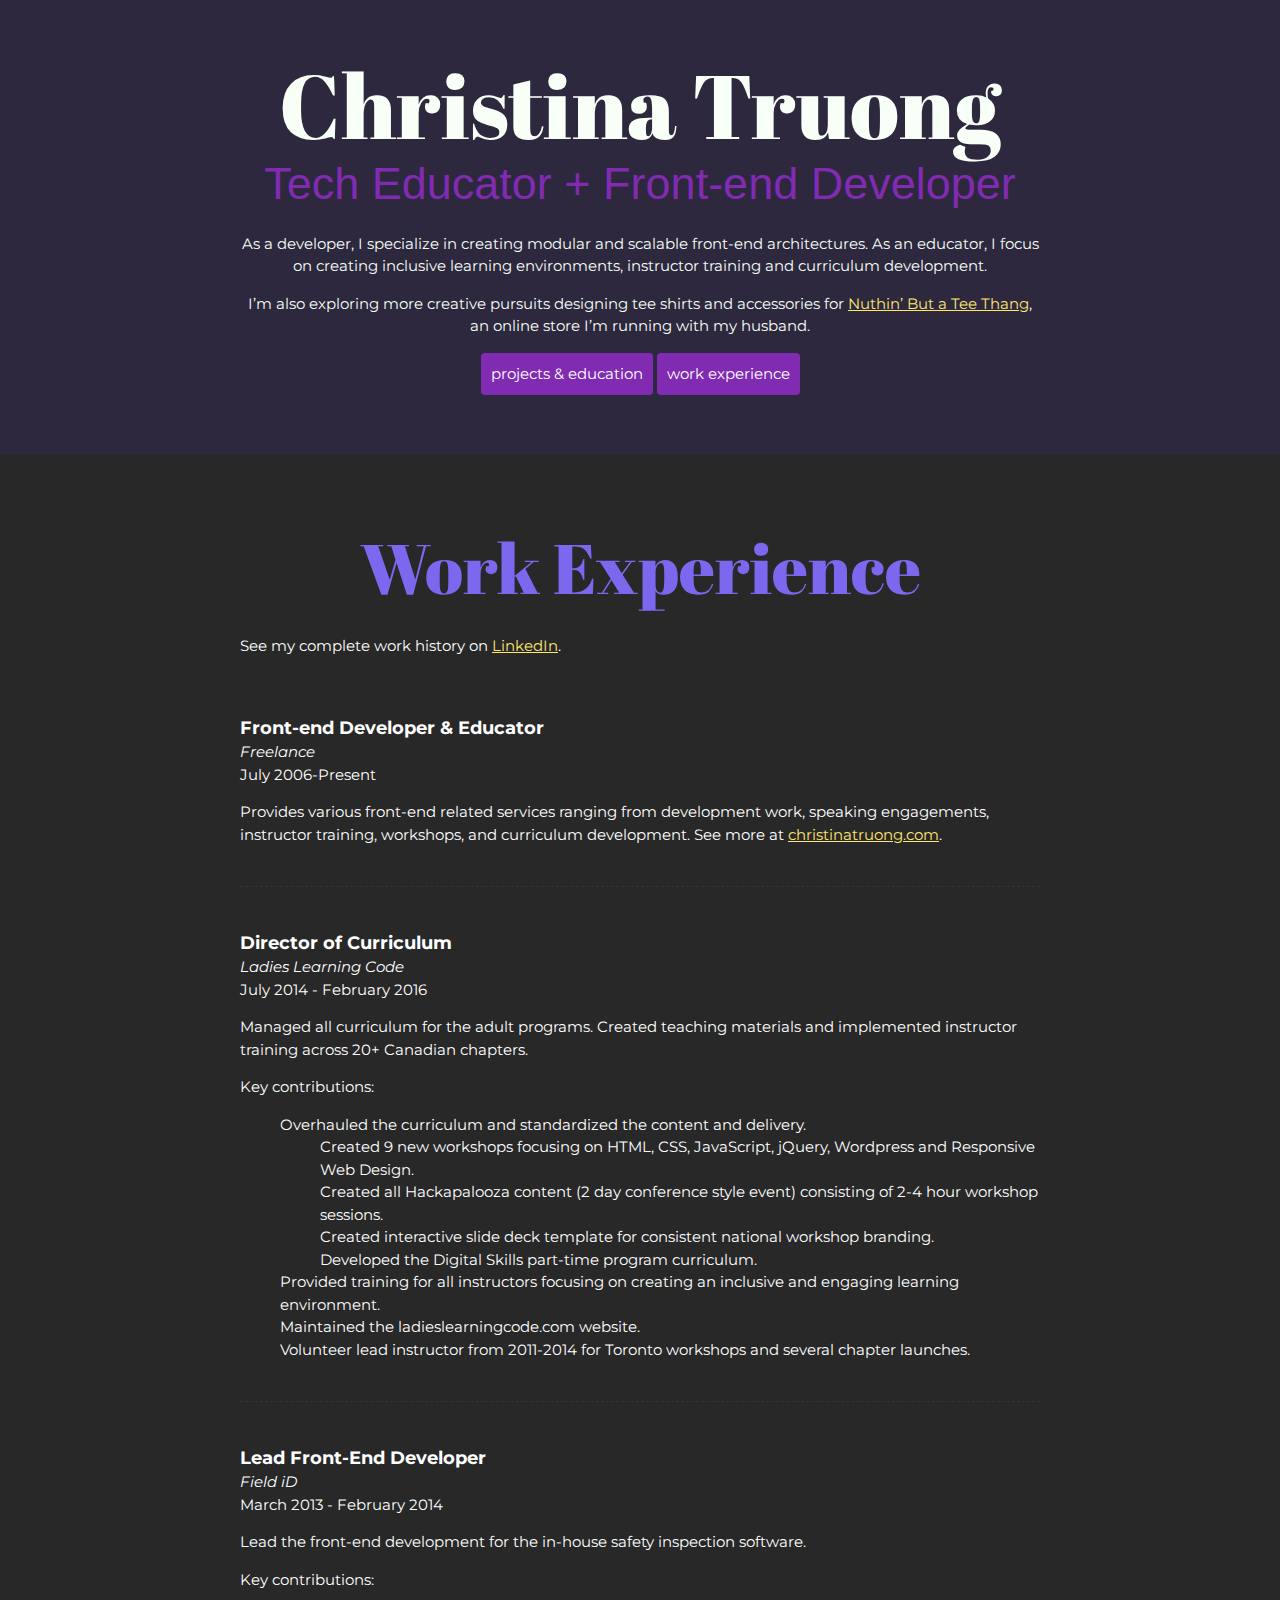
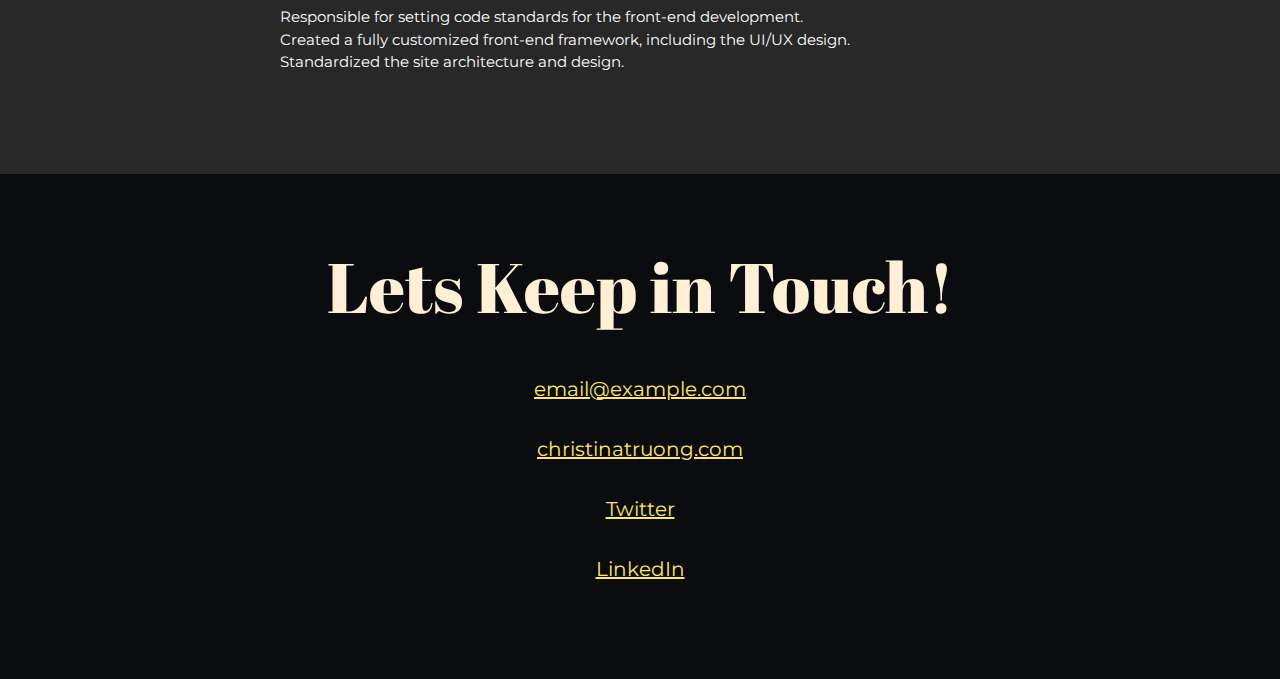
<file: workexperience.html>
<!DOCTYPE html>
<html lang="en">

<head>
  <meta charset="UTF-8">
  <meta name="viewport" content="width=device-width, initial-scale=1.0">
  <title>Christina Truong, Tech Educator + Front-end Developer</title>
  <link href="https://fonts.googleapis.com/css?family=Abril+Fatface&display=swap" rel="stylesheet">
  <link href="https://fonts.googleapis.com/css?family=Caveat|Montserrat:400,600&display=swap" rel="stylesheet">
  <link rel="stylesheet" href="css/styles.css">
</head>

<body>
  <main>
    <!-- ***************  ABOUT / PROFILE  **************** -->
    <header>
      <div class="content-wrap">
        <h1>Christina Truong</h1>
        <h2 id="job">Tech Educator + Front-end Developer</h2>
        <div class="header-paragraph">
          <p>As a developer, I specialize in creating modular and scalable front-end architectures. As an educator, I
            focus on creating inclusive learning environments, instructor training and curriculum development.</p>
          <p>I’m also exploring more creative pursuits designing tee shirts and accessories for <a
              href="http://teethang.com" target="_blank">Nuthin’ But a Tee Thang</a>, an online store I’m running with
            my husband.</p>
          <a class="btn" href="index.html">projects & education</a>
          <a class="btn" href="workexperience.html">work experience</a>
        </div>
      </div>
    </header>

    <!-- ****************  WORK EXPERIENCE  ******************** -->
    <section class="work-experience">
      <div class="content-wrap item-details divider">
        <h2 id="xprns">Work Experience</h2>
        <p>See my complete work history on <a href="https://www.linkedin.com/in/christinatruong/">LinkedIn</a>.</p>

        <!-- Job 1 -->
        <section class="job-item">
          <div class="job-details">
            <h3>Front-end Developer & Educator</h3>
            <p>Freelance</p>
            <p>July 2006-Present</p>
          </div>
          <div class="job-summary">
            <p>Provides various front-end related services ranging from development work, speaking engagements,
              instructor training, workshops, and curriculum development. See more at <a
                href="http://christinatruong.com">christinatruong.com</a>.</p>
          </div>
        </section>

        <!-- Job 2 -->
        <section class="job-item">
          <div class="job-details">
            <h3>Director of Curriculum</h3>
            <p>Ladies Learning Code</p>
            <p>July 2014 - February 2016</p>
          </div>
          <div class="job-summary">
            <p>Managed all curriculum for the adult programs. Created teaching materials and implemented instructor
              training across 20+ Canadian chapters.</p>
            <p>Key contributions:</p>
            <ul>
              <li>Overhauled the curriculum and standardized the content and delivery.
                <ul>
                  <li>Created 9 new workshops focusing on HTML, CSS, JavaScript, jQuery, Wordpress and Responsive Web
                    Design.</li>
                  <li>Created all Hackapalooza content (2 day conference style event) consisting of 2-4 hour workshop
                    sessions.</li>
                  <li>Created interactive slide deck template for consistent national workshop branding.</li>
                  <li>Developed the Digital Skills part-time program curriculum.</li>
                </ul>
              </li>
              <li>Provided training for all instructors focusing on creating an inclusive and engaging learning
                environment.</li>
              <li>Maintained the ladieslearningcode.com website.</li>
              <li>Volunteer lead instructor from 2011-2014 for Toronto workshops and several chapter launches.</li>
            </ul>
          </div>
        </section>

        <!-- Job 3 -->
        <section class="job-item">
          <div class="job-details">
            <h3>Lead Front-End Developer</h3>
            <p>Field iD</p>
            <p>March 2013 - February 2014</p>
          </div>
          <div class="job-summary">
            <p>Lead the front-end development for the in-house safety inspection software.</p>
            <p>Key contributions:</p>
            <ul>
              <li>Responsible for setting code standards for the front-end development.</li>
              <li>Created a fully customized front-end framework, including the UI/UX design.</li>
              <li>Standardized the site architecture and design.</li>
            </ul>
          </div>
        </section>
      </div>
    </section>
    <!-- ************  CONTACT INFO / SOCIAL MEDIA  ************ -->
    <footer>
      <div class="content-wrap">
        <h2 id="contact">Lets Keep in Touch!</h2>
        <!-- Social media and contact links. Add or remove any networks. -->
        <ul class="contact-list">
          <li><a href="mailto:email@example.com">email@example.com</a></li>
          <li><a href="http://christinatruong.com" target="_blank">christinatruong.com</a></li>
          <li><a href="http://twitter.com/christinatruong" target="_blank">Twitter</a></li>
          <li><a href="#" target="_blank">LinkedIn</a></li>
        </ul>
      </div>
    </footer>
  </main>
</body>

</html>
</file>
<file: css/styles.css>
/*
COLOR PALETTE
https://coolors.co/f7fff7-343434-2f3061-ffe66d-a1c6d7
#F7FFF7 - almost white
#343434 - dark gray - almost black
#2F3061 - blue dark
#FFE66D - yellow
#A1C6D7 - blue light
*/


/* Global styles
------------------------------------*/
html {
  box-sizing: border-box;
}
*, *:before, *:after {
  box-sizing: inherit;
}

body {
  color: #343434;
  margin: 0;
  padding: 0;
  font-family: 'Montserrat', sans-serif;
  font-size: 15px;
  line-height: 1.5;
  
  
}
img {
  display: block;
  margin-left: auto;
  margin-right: auto;
  width: 600px;
}
a {
  color: #FFE66D;
}
a:hover {
  text-decoration: none;
  
}
h1 {
  font-size: 90px;
  line-height: 1;
}
h2 {
  font-size: 45px;
}
h1, h2 {
  font-family: 'Abril Fatface', cursive;
  text-align: center;
  font-weight: 400;
  margin: 0;
}
#job {
  font-family: 'Oswald', sans-serif;
  color:#802BB1 ;
}
.content-wrap {
  max-width: 800px;
  width: 85%;
  margin: 0 auto;
  padding: 60px 0;
}
h3 {
  margin-bottom: 0;
}
.item-details h3 + p {
  font-style: italic;

}
.item-details h3 ~ p {
  margin: 0;
}
.divider > section {
  border-bottom: 1px dashed #343434;
  padding: 25px 0;
}
.divider > section:last-of-type {
  border-bottom: none;
}


/* Profile
------------------------------------*/
header {
  background: #2D283E;
  color: #F7FFF7;
}
.btn {
  color: white;
  background:#802BB1;
  text-decoration: none ;
  padding: 10px;
  border-radius: 4px;
  display: inline-block;
}
.btn:hover {
  background: cornflowerblue;
  color: white;
}
/* Projects
------------------------------------*/
.projects {
  background: #222629;
  color:white;
  text-align: center;
}
#projects {
  color:mediumslateblue;
  font-size: 70px;
  font;

}
.projects a {
  color: #FFE66D ;
}
.projects .btn {
  color: white;
  background: #86C232;
  text-decoration: none ;
  padding: 8px;
  border-radius: 4px;
  display: inline-block;
}
.projects .btn:hover {
  background: cornflowerblue;
  color: white;
}
.project-item {
  overflow: hidden; 
}
.project-item h3 {
  margin-top: 5% ;
}
ul > li {
  list-style-type: none;
}

/* Work Experience
------------------------------------*/
.work-experience {
  background: #282828;
  color: white;
}
#xprns {
  font-size: 70px;
  color:mediumslateblue;
}

/*  custom header
------------------------------------*/
.header-paragraph {
  color:'#8EE4AF' ;
text-align: center;
}



/* Education
------------------------------------*/
.education {
  background-image: url(../images/markus-spiske-zJDqiEGUCHY-unsplash.jpg);
  background-size: cover;
  background-position: top right;
  padding-bottom: 100px;
  color: #F7FFF7;
  
}
.education p {
  width: 60%;

}
#study {
  font-family: 'Prata', serif;
font-size: 100px;
color: white;

}


/* Hobbies
------------------------------------*/
.hobby {
  text-align: center;
  background: black;
  color: white;
}

.hobby h3 {
  margin-top:70px;
  margin-bottom: 10px;
  font-family: 'Long Cang', cursive;
  font-size: 40px;
  color: white;
}
/* Contact Info
------------------------------------*/
footer {
  background: #0b0c10;
  color: papayawhip;
  text-align: center;
  font-size: 20px;
}
.contact-list {
  list-style-type: none;
  padding: 0;
}
.contact-list a {
  padding: 15px;
  display: inline-block;
}
#contact {
  font-size: 70px;
}

#hobies {
  font-size: 70px;
}
</file>
